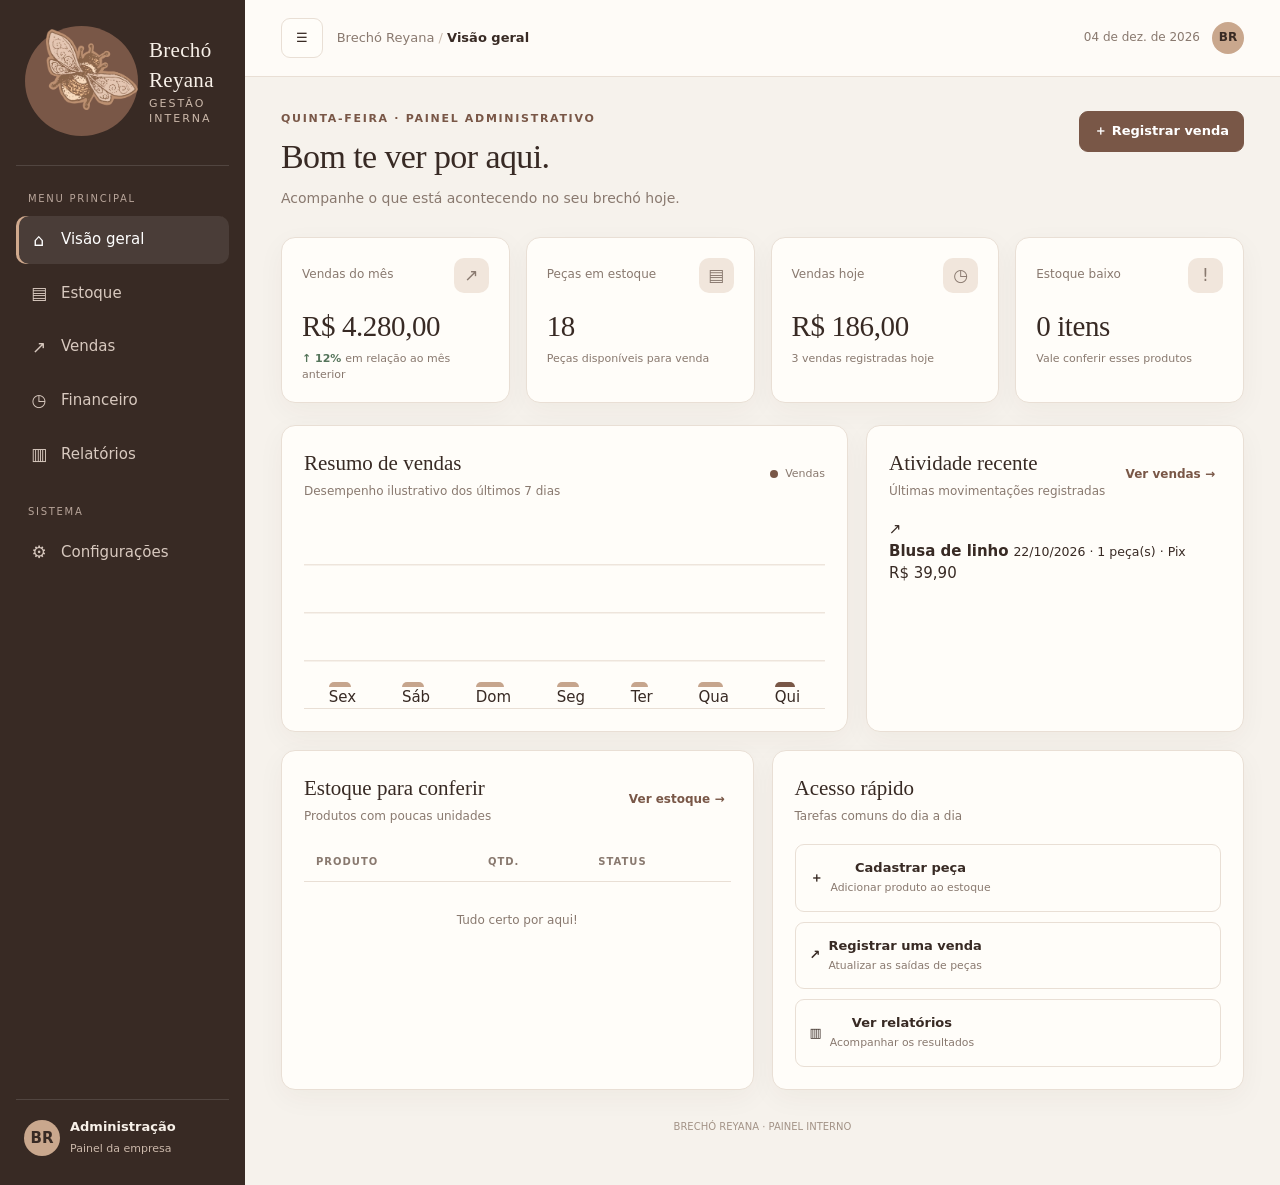
<file: brecho_reyana/index.html>
<!DOCTYPE html>
<html lang="pt-BR">
 <head>
  <meta charset="utf-8"/>
  <meta content="width=device-width, initial-scale=1.0" name="viewport"/>
  <title>
   Brech&oacute; Reyana | Painel interno
  </title>
  <link href="style.css" rel="stylesheet"/>
 </head>
 <body>
  <div class="app">
   <aside class="menu-lateral" id="sidebar">

    <div class="brand">
        <div class="logo-abelha">
        <div class="fundo-abelha">
     <div class="logo-letra">
      <img src="images/Reyana-logo.png" alt="logo-reyana">
    </div>
    </div>
     </div>

     <div>
      <div class="nome-loja">
       Brech&oacute; Reyana
      </div>

      <small>
       Gest&atilde;o interna
      </small>
     </div>
    </div>

    <div class="titulo-menu">
     Menu principal
    </div>

    <nav class="nav">
     <button class="active" data-page="dashboard">
      <span class="ico">
       ⌂
      </span>
      Vis&atilde;o geral
     </button>

     <button data-page="estoque">
      <span class="ico">
       ▤
      </span>
      Estoque
     </button>

     <button data-page="vendas">
      <span class="ico">
       &nearrow;
      </span>
      Vendas
     </button>

     <button data-page="financeiro">
      <span class="ico">
       ◷
      </span>
      Financeiro
     </button>

     <button data-page="relatorios">
      <span class="ico">
       ▥
      </span>
      Relat&oacute;rios
     </button>
    </nav>

    <div class="titulo-menu">
     Sistema
    </div>

    <nav class="nav">
     <button data-page="configuracoes">
      <span class="ico">
       ⚙
      </span>
      Configura&ccedil;&otilde;es
     </button>
    </nav>

    <div class="usuario-menu">
     <div class="foto-usuario">
      BR
     </div>
     <div>
      <strong>
       Administra&ccedil;&atilde;o
      </strong>
      <small>
       Painel da empresa
      </small>
     </div>
    </div>
   </aside>

   <main class="main">
    <header class="barra-superior">
     <div style="display:flex;align-items:center;gap:14px">
      <button aria-label="Abrir menu" class="btn botao-menu" id="menuBtn">
       ☰
      </button>
      <div class="caminho-pagina">
       Brech&oacute; Reyana
       <span style="color:#c8b9ac">
        /
       </span>
       <strong id="breadcrumb">
        Vis&atilde;o geral
       </strong>
      </div>
     </div>

     <div class="acoes-topo">
      <span class="date" id="today">
      </span>
      <div class="foto-usuario" style="width:32px;height:32px;font-size:12px">
       BR
      </div>
     </div>
    </header>
    <div class="content">
     <section class="page" id="dashboardPage">
      <div class="cabecalho-pagina">
       <div>
        <div class="subtitulo">
         Quinta-feira &middot; painel administrativo
        </div>
        <h1>
         Bom te ver por aqui.
        </h1>
        <p>
         Acompanhe o que est&aacute; acontecendo no seu brech&oacute; hoje.
        </p>
       </div>
       <button class="btn primary" id="quickSale">
        ＋ Registrar venda
       </button>
      </div>
      <div class="resumos">
       <div class="stat">
        <div class="resumo-topo">
         <span>
          Vendas do m&ecirc;s
         </span>
         <span class="resumo-icone">
          &nearrow;
         </span>
        </div>
        <div class="resumo-valor" id="monthSales">
         R$ 4.280,00
        </div>
        <div class="resumo-rodape">
         <span class="positivo">
          &uarr; 12%
         </span>
         em rela&ccedil;&atilde;o ao m&ecirc;s anterior
        </div>
       </div>
       <div class="stat">
        <div class="resumo-topo">
         <span>
          Pe&ccedil;as em estoque
         </span>
         <span class="resumo-icone">
          ▤
         </span>
        </div>
        <div class="resumo-valor" id="stockCount">
         248
        </div>
        <div class="resumo-rodape">
         Pe&ccedil;as dispon&iacute;veis para venda
        </div>
       </div>
       <div class="stat">
        <div class="resumo-topo">
         <span>
          Vendas hoje
         </span>
         <span class="resumo-icone">
          ◷
         </span>
        </div>
        <div class="resumo-valor" id="todaySales">
         R$ 186,00
        </div>
        <div class="resumo-rodape">
         3 vendas registradas hoje
        </div>
       </div>
       <div class="stat">
        <div class="resumo-topo">
         <span>
          Estoque baixo
         </span>
         <span class="resumo-icone">
          !
         </span>
        </div>
        <div class="resumo-valor" id="lowCount">
         5 itens
        </div>
        <div class="resumo-rodape">
         Vale conferir esses produtos
        </div>
       </div>
      </div>
      <div class="paineis">
       <div class="panel">
        <div class="cabecalho-bloco">
         <div>
          <h2>
           Resumo de vendas
          </h2>
          <div class="descricao-bloco">
           Desempenho ilustrativo dos &uacute;ltimos 7 dias
          </div>
         </div>
         <span class="legend">
          <i class="ponto-legenda">
          </i>
          Vendas
         </span>
        </div>
        <div class="chart" id="salesChart">
        </div>
       </div>
       <div class="panel">
        <div class="cabecalho-bloco">
         <div>
          <h2>
           Atividade recente
          </h2>
          <div class="descricao-bloco">
           &Uacute;ltimas movimenta&ccedil;&otilde;es registradas
          </div>
         </div>
         <button class="link-texto" data-goto="vendas">
          Ver vendas &rarr;
         </button>
        </div>
        <div class="activity" id="activityList">
        </div>
       </div>
      </div>
      <div class="grade-inferior">
       <div class="panel">
        <div class="cabecalho-bloco">
         <div>
          <h2>
           Estoque para conferir
          </h2>
          <div class="descricao-bloco">
           Produtos com poucas unidades
          </div>
         </div>
         <button class="link-texto" data-goto="estoque">
          Ver estoque &rarr;
         </button>
        </div>
        <div class="tabela-container">
         <table>
          <thead>
           <tr>
            <th>
             Produto
            </th>
            <th>
             Qtd.
            </th>
            <th>
             Status
            </th>
           </tr>
          </thead>
          <tbody id="lowStockTable">
          </tbody>
         </table>
        </div>
       </div>
       <div class="panel">
        <div class="cabecalho-bloco">
         <div>
          <h2>
           Acesso r&aacute;pido
          </h2>
          <div class="descricao-bloco">
           Tarefas comuns do dia a dia
          </div>
         </div>
        </div>
        <div style="display:grid;gap:10px">
         <button class="btn" data-goto="estoque" style="justify-content:flex-start;padding:14px">
          ＋
          <span>
           <b>
            Cadastrar pe&ccedil;a
           </b>
           <br/>
           <small style="color:var(--muted);font-weight:400">
            Adicionar produto ao estoque
           </small>
          </span>
         </button>
         <button class="btn" data-goto="vendas" style="justify-content:flex-start;padding:14px">
          &nearrow;
          <span>
           <b>
            Registrar uma venda
           </b>
           <br/>
           <small style="color:var(--muted);font-weight:400">
            Atualizar as sa&iacute;das de pe&ccedil;as
           </small>
          </span>
         </button>
         <button class="btn" data-goto="relatorios" style="justify-content:flex-start;padding:14px">
          ▥
          <span>
           <b>
            Ver relat&oacute;rios
           </b>
           <br/>
           <small style="color:var(--muted);font-weight:400">
            Acompanhar os resultados
           </small>
          </span>
         </button>
        </div>
       </div>
      </div>
     </section>
     <section class="page hidden" id="estoquePage">
      <div class="cabecalho-pagina">
       <div>
        <div class="subtitulo">
         Produtos
        </div>
        <h1>
         Controle de estoque
        </h1>
        <p>
         Cadastre pe&ccedil;as e acompanhe o que est&aacute; dispon&iacute;vel.
        </p>
       </div>
       <button class="btn primary" id="addProduct">
        ＋ Cadastrar pe&ccedil;a
       </button>
      </div>
      <div class="resumos-pequenos">
       <div class="resumo-pequeno">
        <span>
         Total de pe&ccedil;as
        </span>
        <strong id="inventoryTotal">
         248
        </strong>
       </div>
       <div class="resumo-pequeno">
        <span>
         Produtos cadastrados
        </span>
        <strong id="productTotal">
         8
        </strong>
       </div>
       <div class="resumo-pequeno">
        <span>
         Precisam de reposi&ccedil;&atilde;o
        </span>
        <strong id="inventoryLow">
         5
        </strong>
       </div>
      </div>
      <div class="panel">
       <div class="linha-busca">
        <div class="search">
         <input aria-label="Buscar produto" id="productSearch" placeholder="Buscar por nome ou c&oacute;digo..."/>
        </div>
        <select class="select" id="categoryFilter">
         <option value="">
          Todas as categorias
         </option>
         <option>
          Blusas
         </option>
         <option>
          Cal&ccedil;as
         </option>
         <option>
          Vestidos
         </option>
         <option>
          Casacos
         </option>
         <option>
          Cal&ccedil;ados
         </option>
         <option>
          Acess&oacute;rios
         </option>
        </select>
        <select class="select" id="stockFilter">
         <option value="">
          Todos os status
         </option>
         <option value="low">
          Estoque baixo
         </option>
         <option value="ok">
          Dispon&iacute;vel
         </option>
        </select>
       </div>
       <div class="tabela-container">
        <table>
         <thead>
          <tr>
           <th>
            Produto
           </th>
           <th>
            Categoria
           </th>
           <th>
            Tamanho
           </th>
           <th>
            Pre&ccedil;o
           </th>
           <th>
            Quantidade
           </th>
           <th>
            Status
           </th>
           <th>
            A&ccedil;&atilde;o
           </th>
          </tr>
         </thead>
         <tbody id="inventoryTable">
         </tbody>
        </table>
       </div>
      </div>
     </section>
     <section class="page hidden" id="vendasPage">
      <div class="cabecalho-pagina">
       <div>
        <div class="subtitulo">
         Movimenta&ccedil;&otilde;es
        </div>
        <h1>
         Vendas
        </h1>
        <p>
         Registre as vendas realizadas e mantenha o estoque atualizado.
        </p>
       </div>
       <button class="btn primary" id="addSale">
        ＋ Registrar venda
       </button>
      </div>
      <div class="aviso-secao">
       Os registros abaixo s&atilde;o exemplos para demonstrar o funcionamento do prot&oacute;tipo. Substitua-os pelos dados reais da empresa quando integrar um banco de dados.
      </div>
      <div class="resumos">
       <div class="stat">
        <div class="resumo-topo">
         Vendas registradas
        </div>
        <div class="resumo-valor" id="salesQty">
         12
        </div>
        <div class="resumo-rodape">
         Neste prot&oacute;tipo
        </div>
       </div>
       <div class="stat">
        <div class="resumo-topo">
         Total vendido
        </div>
        <div class="resumo-valor" id="salesSum">
         R$ 1.248,00
        </div>
        <div class="resumo-rodape">
         Soma dos registros de exemplo
        </div>
       </div>
      </div>
      <div class="panel">
       <div class="linha-busca">
        <div class="search">
         <input id="saleSearch" placeholder="Buscar venda por produto..."/>
        </div>
       </div>
       <div class="tabela-container">
        <table>
         <thead>
          <tr>
           <th>
            Data
           </th>
           <th>
            Produto
           </th>
           <th>
            Quantidade
           </th>
           <th>
            Pagamento
           </th>
           <th>
            Total
           </th>
          </tr>
         </thead>
         <tbody id="salesTable">
         </tbody>
        </table>
       </div>
      </div>
     </section>
     <section class="page hidden" id="financeiroPage">
      <div class="cabecalho-pagina">
       <div>
        <div class="subtitulo">
         Entradas e sa&iacute;das
        </div>
        <h1>
         Financeiro
        </h1>
        <p>
         Uma vis&atilde;o simples do movimento financeiro da empresa.
        </p>
       </div>
       <button class="btn primary" id="addExpense">
        ＋ Registrar despesa
       </button>
      </div>
      <div class="resumos">
       <div class="stat">
        <div class="resumo-topo">
         Entradas
        </div>
        <div class="resumo-valor" id="finIncome">
         R$ 4.280,00
        </div>
        <div class="resumo-rodape">
         Vendas do m&ecirc;s (exemplo)
        </div>
       </div>
       <div class="stat">
        <div class="resumo-topo">
         Despesas
        </div>
        <div class="resumo-valor" id="finExpenses">
         R$ 1.150,00
        </div>
        <div class="resumo-rodape">
         Despesas de exemplo
        </div>
       </div>
       <div class="stat">
        <div class="resumo-topo">
         Saldo estimado
        </div>
        <div class="resumo-valor" id="finBalance">
         R$ 3.130,00
        </div>
        <div class="resumo-rodape">
         Entradas menos despesas
        </div>
       </div>
      </div>
      <div class="panel">
       <div class="cabecalho-bloco">
        <div>
         <h2>
          Despesas recentes
         </h2>
         <div class="descricao-bloco">
          Registros adicionados nesta sess&atilde;o
         </div>
        </div>
       </div>
       <div class="tabela-container">
        <table>
         <thead>
          <tr>
           <th>
            Descri&ccedil;&atilde;o
           </th>
           <th>
            Categoria
           </th>
           <th>
            Data
           </th>
           <th>
            Valor
           </th>
          </tr>
         </thead>
         <tbody id="expensesTable">
         </tbody>
        </table>
       </div>
      </div>
     </section>
     <section class="page hidden" id="relatoriosPage">
      <div class="cabecalho-pagina">
       <div>
        <div class="subtitulo">
         Acompanhamento
        </div>
        <h1>
         Relat&oacute;rios
        </h1>
        <p>
         Indicadores para ajudar nas decis&otilde;es do dia a dia.
        </p>
       </div>
       <button class="btn" id="exportCsv">
        ⇩ Exportar estoque CSV
       </button>
      </div>
      <div class="resumos">
       <div class="stat">
        <div class="resumo-topo">
         Pe&ccedil;as cadastradas
        </div>
        <div class="resumo-valor" id="reportProducts">
         8
        </div>
        <div class="resumo-rodape">
         Tipos de produto no cat&aacute;logo
        </div>
       </div>
       <div class="stat">
        <div class="resumo-topo">
         Pe&ccedil;as dispon&iacute;veis
        </div>
        <div class="resumo-valor" id="reportStock">
         248
        </div>
        <div class="resumo-rodape">
         Soma das quantidades em estoque
        </div>
       </div>
       <div class="stat">
        <div class="resumo-topo">
         Itens com estoque baixo
        </div>
        <div class="resumo-valor" id="reportLow">
         5
        </div>
        <div class="resumo-rodape">
         Quantidade igual ou menor que 3
        </div>
       </div>
       <div class="stat">
        <div class="resumo-topo">
         Valor do estoque
        </div>
        <div class="resumo-valor" id="reportValue">
         R$ 0,00
        </div>
        <div class="resumo-rodape">
         Estimativa pelo pre&ccedil;o de venda
        </div>
       </div>
      </div>
      <div class="panel">
       <div class="cabecalho-bloco">
        <div>
         <h2>
          Distribui&ccedil;&atilde;o por categoria
         </h2>
         <div class="descricao-bloco">
          Quantidade de pe&ccedil;as cadastradas em cada categoria
         </div>
        </div>
       </div>
       <div id="categoryReport" style="display:grid;gap:17px">
       </div>
      </div>
     </section>
     <section class="page hidden" id="configuracoesPage">
      <div class="cabecalho-pagina">
       <div>
        <div class="subtitulo">
         Prefer&ecirc;ncias
        </div>
        <h1>
         Configura&ccedil;&otilde;es
        </h1>
        <p>
         Informa&ccedil;&otilde;es b&aacute;sicas do painel interno.
        </p>
       </div>
      </div>
      <div class="panel" style="max-width:650px">
       <h2>
        Dados da empresa
       </h2>
       <p class="descricao-bloco" style="margin-bottom:22px">
        Personalize as informa&ccedil;&otilde;es exibidas no painel.
       </p>
       <form class="form-grid" id="settingsForm">
        <div class="field full">
         <label for="companyName">
          Nome da empresa
         </label>
         <input id="companyName" required="" value="Brech&oacute; Reyana"/>
        </div>
        <div class="field">
         <label for="currency">
          Moeda
         </label>
         <select id="currency">
          <option>
           Real brasileiro (BRL)
          </option>
         </select>
        </div>
        <div class="field">
         <label for="theme">
          Tema
         </label>
         <select id="theme">
          <option>
           Bege e marrom
          </option>
         </select>
        </div>
        <div class="field full">
         <button class="btn primary" style="justify-content:center" type="submit">
          Salvar prefer&ecirc;ncias
         </button>
        </div>
       </form>
      </div>
     </section>
     <div class="rodape">
      BRECH&Oacute; REYANA &middot; PAINEL INTERNO
     </div>
    </div>
   </main>
  </div>
  <div class="fundo-modal hidden" id="modalBackdrop">
   <div aria-labelledby="modalTitle" aria-modal="true" class="modal" role="dialog">
    <h2 id="modalTitle">
     Cadastrar pe&ccedil;a
    </h2>
    <p id="modalDescription">
     Preencha as informa&ccedil;&otilde;es do produto.
    </p>
    <form id="modalForm">
     <div class="form-grid" id="modalFields">
     </div>
     <div class="acoes-modal">
      <button class="btn" id="cancelModal" type="button">
       Cancelar
      </button>
      <button class="btn primary" id="submitModal" type="submit">
       Salvar
      </button>
     </div>
    </form>
   </div>
  </div>
  <script src="script.js">
  </script>
 </body>
</html>
</file>
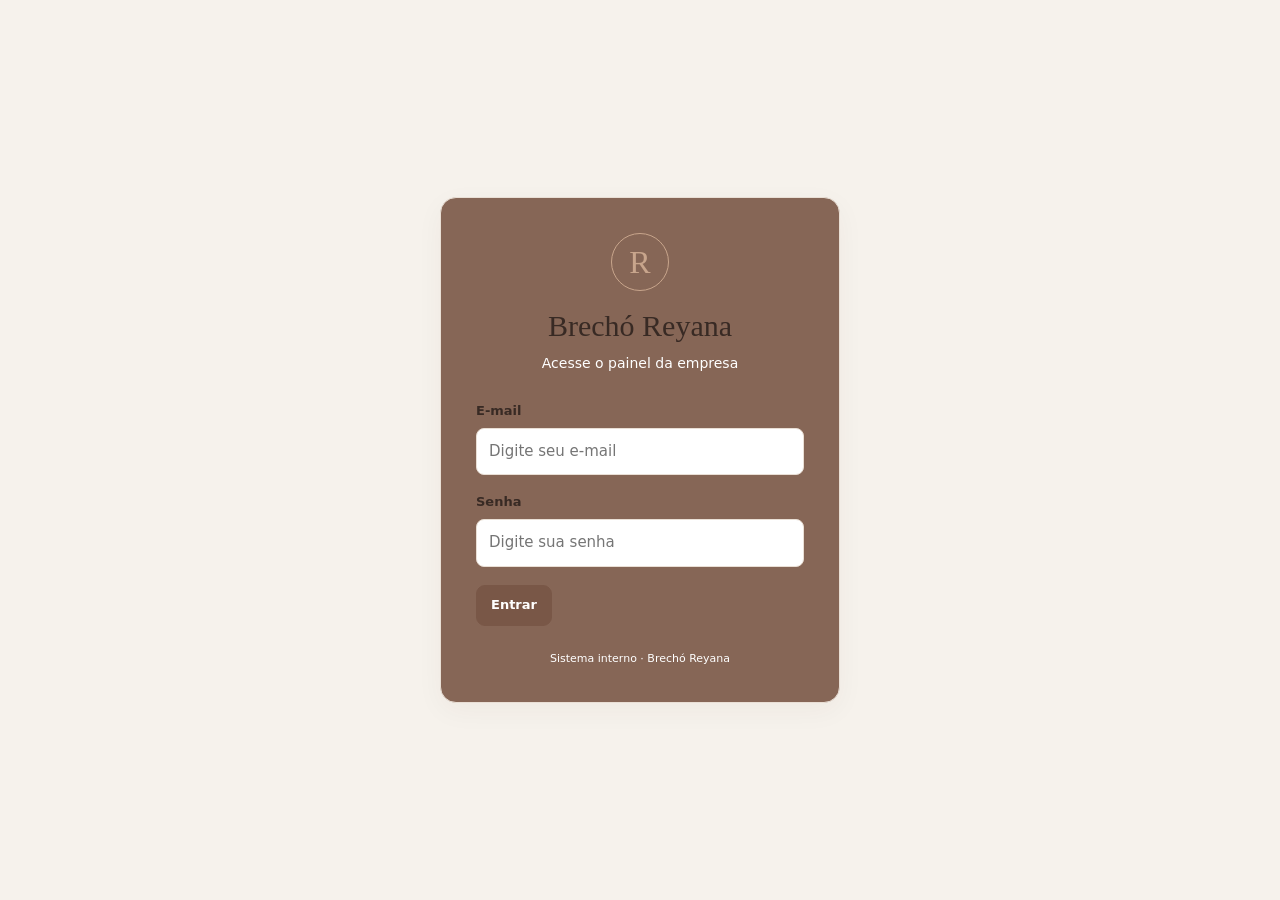
<file: brecho_reyana/login.html>
<!DOCTYPE html>
<html lang="pt-BR">
<head>
    <meta charset="UTF-8">
    <meta name="viewport" content="width=device-width, initial-scale=1.0">
    <title>Login | Brechó Reyana</title>
    <link rel="stylesheet" href="style.css">
</head>
<body class="pagina-login">

    <div class="login-container">
        <div class="logo-login">R</div>

        <h1>Brechó Reyana</h1>
        <p class="subtitulo-login">Acesse o painel da empresa</p>

        <form id="formLogin">
            <div class="campo-login">
                <label for="email">E-mail</label>
                <input
                    type="email"
                    id="email"
                    placeholder="Digite seu e-mail"
                    required
                >
            </div>

            <div class="campo-login">
                <label for="senha">Senha</label>
                <input
                    type="password"
                    id="senha"
                    placeholder="Digite sua senha"
                    required
                >
            </div>

            <p id="mensagemErro"></p>

<button class="btn primary" onclick="window.location.href='index.html'">
    Entrar
</button>

        </form>

        <p class="texto-rodape">Sistema interno · Brechó Reyana</p>
    </div>

</body>
</html>
</file>
<file: brecho_reyana/style.css>
/* 1. Variáveis e configurações gerais */
:root {
    --bg:#f6f2ec;
    --paper:#fffdf9;
    --ink:#382a24;
    --muted:#89796f;
    --line:#e9dfd5;
    --brown:#795747;
    --brown2:#5d4033;
    --accent:#c8a58c;
    --green:#55745a;
    --red:#a75c50;
    --shadow:0 8px 28px #4a30200b;
}
* {
    box-sizing:border-box;
}
body {
    margin:0;
    background:var(--bg);
    color:var(--ink);
    font:15px/1.45 Inter,ui-sans-serif,system-ui,-apple-system,BlinkMacSystemFont,"Segoe UI",sans-serif;
}
button,input,select {
    font:inherit;
}
button {
    cursor:pointer;
}
/* 2. Estrutura principal e menu lateral */
.app {
    display:flex;
    min-height:100vh;
}
.menu-lateral {
    width:245px;
    background:#382a24;
    color:#f8f1e9;
    padding:26px 16px;
    display:flex;
    flex-direction:column;
    flex-shrink:0;
}
.brand {
    display:flex;
    align-items:center;
    gap:11px;
    padding:0 9px 29px;
    border-bottom:1px solid #ffffff20;
}
.logo-letra {
    width:43px;
    height:90px;
}
.logo-abelha{
    background-color: #795747;
    padding: 35px;
    display: flex;
    align-items: center;
    gap: 15px;
    height: 110px;
    border-radius: 50%;
}

.fundo-abelha .logo-abelha{
border-radius: 50%;
display: flex;
align-items: center;
justify-content: center;
overflow: hidden;
}
.fundo-abelha img {
    width: 92px;
    height: auto;
    object-fit: contain;
    flex-shrink: 0;
    display: block;
    align-items: center;
    justify-content: center;
    margin: -14px;
}
.nome-loja {
    font-family:Georgia,serif;
    font-size:21px;
    letter-spacing:.3px;
    margin: 0px;
}
.brand small {
    display:block;
    color:#cbb8aa;
    font-size:11px;
    letter-spacing:2px;
    text-transform:uppercase;
}
.titulo-menu {
    color:#b8a59a;
    font-size:10px;
    text-transform:uppercase;
    letter-spacing:1.7px;
    padding:26px 12px 9px;
}
.nav {
    display:grid;
    gap:5px;
}
.nav button {
    border:0;
    background:transparent;
    color:#d8c9bf;
    text-align:left;
    padding:12px 13px;
    border-radius:10px;
    display:flex;
    align-items:center;
    gap:12px;
    transition:.2s;
}
.nav button:hover,.nav button.active {
    background:#ffffff17;
    color:#fff;
}
.nav button.active {
    box-shadow:inset 3px 0 #d0a98d;
}
.nav .ico {
    width:20px;
    text-align:center;
    font-size:17px;
}
.usuario-menu {
    margin-top:auto;
    border-top:1px solid #ffffff20;
    padding:18px 8px 0;
    display:flex;
    gap:10px;
    align-items:center;
}
.foto-usuario {
    width:36px;
    height:36px;
    border-radius:50%;
    background:#c9a78d;
    color:#382a24;
    display:grid;
    place-items:center;
    font-weight:700;
}
.usuario-menu strong {
    display:block;
    font-size:13px;
}
.usuario-menu small {
    color:#cbb8aa;
    font-size:11px;
}
/* 3. Barra superior e conteúdo */
.main {
    min-width:0;
    flex:1;
}
.barra-superior {
    height:77px;
    background:#fffdf9d9;
    border-bottom:1px solid var(--line);
    display:flex;
    align-items:center;
    justify-content:space-between;
    padding:0 36px;
    gap:20px;
}
.caminho-pagina {
    font-size:13px;
    color:var(--muted);
}
.caminho-pagina strong {
    color:var(--ink);
    font-weight:600;
}
.acoes-topo {
    display:flex;
    align-items:center;
    gap:12px;
}
.date {
    font-size:12px;
    color:var(--muted);
}
.botao-menu {
    display:none;
}
.content {
    max-width:1450px;
    margin:auto;
    padding:34px 36px 50px;
}
.cabecalho-pagina {
    display:flex;
    justify-content:space-between;
    align-items:flex-start;
    gap:18px;
    margin-bottom:28px;
}
.subtitulo {
    font-size:11px;
    letter-spacing:1.7px;
    text-transform:uppercase;
    color:var(--brown);
    font-weight:700;
}
.cabecalho-pagina h1 {
    font-family:Georgia,serif;
    font-weight:500;
    font-size:34px;
    letter-spacing:-.6px;
    margin:5px 0 7px;
}
.cabecalho-pagina p {
    margin:0;
    color:var(--muted);
    font-size:14px;
}
/* 4. Botões */
.btn {
    border:1px solid var(--line);
    background:var(--paper);
    color:var(--ink);
    border-radius:9px;
    padding:10px 14px;
    font-size:13px;
    font-weight:650;
    display:inline-flex;
    align-items:center;
    gap:8px;
}
.btn.primary {
    background:var(--brown);
    color:white;
    border-color:var(--brown);
}
.btn.primary:hover {
    background:var(--brown2);
}
.btn:hover {
    filter:brightness(.98);
}
/* 5. Cards de resumo e painéis */
.resumos {
    display:grid;
    grid-template-columns:repeat(4,minmax(0,1fr));
    gap:16px;
    margin-bottom:22px;
}
.stat,.panel {
    background:var(--paper);
    border:1px solid var(--line);
    border-radius:14px;
    box-shadow:var(--shadow);
}
.stat {
    padding:20px;
}
.resumo-topo {
    display:flex;
    justify-content:space-between;
    align-items:center;
    color:var(--muted);
    font-size:12px;
}
.resumo-icone {
    width:35px;
    height:35px;
    border-radius:10px;
    background:#f1e6dc;
    display:grid;
    place-items:center;
    font-size:17px;
}
.resumo-valor {
    font-family:Georgia,serif;
    font-size:29px;
    margin:12px 0 4px;
    letter-spacing:-.4px;
}
.resumo-rodape {
    font-size:11px;
    color:var(--muted);
}
.positivo {
    color:var(--green);
    font-weight:700;
}
.paineis {
    display:grid;
    grid-template-columns:minmax(0,1.5fr) minmax(270px,1fr);
    gap:18px;
}
.panel {
    padding:22px;
    min-width:0;
}
.cabecalho-bloco {
    display:flex;
    justify-content:space-between;
    align-items:center;
    gap:12px;
    margin-bottom:19px;
}
.panel h2 {
    font-family:Georgia,serif;
    font-weight:500;
    font-size:21px;
    margin:0;
}
.descricao-bloco {
    font-size:12px;
    color:var(--muted);
    margin-top:4px;
}
.link-texto {
    border:0;
    background:none;
    color:var(--brown);
    font-weight:700;
    font-size:12px;
}
/* 6. Gráfico e atividades */
.chart {
    height:190px;
    display:flex;
    align-items:flex-end;
    justify-content:space-around;
    gap:12px;
    padding:10px 8px 0;
    border-bottom:1px solid var(--line);
    background:repeating-linear-gradient(to top,transparent 0,transparent 46px,#eee5dc 47px,#eee5dc 48px);
}
.coluna-grafico {
    height:100%;
    display:flex;
    flex-direction:column;
    justify-content:flex-end;
    align-items:center;
    gap:8px;
    flex:1;
    min-width:0;
}
.bar {
    width:min(32px,80%);
    border-radius:6px 6px 0 0;
    background:#c6a58d;
    min-height:5px;
    transition:height .3s;
}
.bar.highlight {
    background:var(--brown);
}
.rotulo-grafico {
    font-size:11px;
    color:var(--muted);
    padding-bottom:9px;
}
.legend {
    display:flex;
    gap:7px;
    align-items:center;
    font-size:11px;
    color:var(--muted);
}
.ponto-legenda {
    width:8px;
    height:8px;
    border-radius:50%;
    background:var(--brown);
}
.activity {
    display:grid;
    gap:0;
}
.atividade {
    display:flex;
    gap:12px;
    align-items:center;
    padding:12px 0;
    border-bottom:1px solid #f0e8e0;
}
.atividade:last-child {
    border:0;
}
.atividade-icone {
    width:36px;
    height:36px;
    border-radius:10px;
    background:#f3e9df;
    display:grid;
    place-items:center;
}
.atividade-info {
    flex:1;
    min-width:0;
}
.atividade-info strong {
    display:block;
    font-size:12px;
    font-weight:650;
}
.atividade-info small {
    font-size:11px;
    color:var(--muted);
}
.atividade-valor {
    font-size:12px;
    font-weight:700;
    white-space:nowrap;
}
.grade-inferior {
    display:grid;
    grid-template-columns:1fr 1fr;
    gap:18px;
    margin-top:18px;
}
.tabela-container {
    overflow:auto;
}
/* 7. Tabelas */
table {
    border-collapse:collapse;
    width:100%;
    white-space:nowrap;
}
th {
    text-align:left;
    font-size:10px;
    text-transform:uppercase;
    letter-spacing:1px;
    color:var(--muted);
    font-weight:700;
    padding:11px 12px;
    border-bottom:1px solid var(--line);
}
td {
    padding:14px 12px;
    border-bottom:1px solid #f0e8e0;
    font-size:12px;
}
tbody tr:last-child td {
    border-bottom:0;
}
.nome-produto {
    font-weight:650;
}
.codigo-produto {
    font-size:10px;
    color:var(--muted);
    margin-top:3px;
}
.pill {
    display:inline-flex;
    padding:5px 8px;
    border-radius:20px;
    font-size:10px;
    font-weight:700;
    background:#edf1e9;
    color:#55745a;
}
.pill.low {
    background:#f7e8e1;
    color:#a75c50;
}
.pill.neutral {
    background:#f1e8df;
    color:#795747;
}
/* 8. Busca, filtros e estados */
.linha-busca {
    display:flex;
    gap:10px;
    margin-bottom:17px;
    flex-wrap:wrap;
}
.search {
    flex:1;
    min-width:190px;
    position:relative;
}
.search input {
    width:100%;
    padding:11px 13px;
    border:1px solid var(--line);
    border-radius:9px;
    background:var(--paper);
    outline:none;
}
.search input:focus,input:focus,select:focus {
    border-color:var(--accent);
    outline:2px solid #c8a58c2b;
}
.select {
    padding:10px;
    border:1px solid var(--line);
    border-radius:9px;
    background:var(--paper);
    color:var(--ink);
}
.hidden {
    display:none!important;
}
.empty {
    text-align:center;
    color:var(--muted);
    padding:30px;
}
/* 9. Modal, formulários e notificações */
.fundo-modal {
    position:fixed;
    inset:0;
    background:#21171177;
    display:grid;
    place-items:center;
    padding:20px;
    z-index:5;
}
.modal {
    background:var(--paper);
    width:min(480px,100%);
    border-radius:16px;
    padding:25px;
    box-shadow:0 20px 70px #0003;
}
.modal h2 {
    font:500 25px Georgia,serif;
    margin:0 0 5px;
}
.modal p {
    color:var(--muted);
    font-size:13px;
    margin:0 0 20px;
}
.form-grid {
    display:grid;
    grid-template-columns:1fr 1fr;
    gap:13px;
}
.field {
    display:grid;
    gap:6px;
}
.field.full {
    grid-column:1/-1;
}
.field label {
    font-size:11px;
    font-weight:700;
    color:var(--muted);
}
.field input,.field select {
    padding:11px;
    border:1px solid var(--line);
    border-radius:8px;
    background:white;
    width:100%;
    min-width:0;
}
.acoes-modal {
    display:flex;
    justify-content:flex-end;
    gap:8px;
    margin-top:22px;
}
.toast {
    position:fixed;
    right:24px;
    bottom:24px;
    background:#382a24;
    color:white;
    padding:13px 18px;
    border-radius:10px;
    box-shadow:var(--shadow);
    font-size:13px;
    z-index:10;
    animation:fade .25s;
}
@keyframes fade {
    from {
        opacity:0;
        transform:translateY(8px);
    }
    to {
        opacity:1;
        transform:translateY(0);
    }
}
/* 10. Avisos, resumos menores e rodapé */
.aviso-secao {
    padding:17px;
    border-radius:10px;
    background:#f5ede5;
    color:#735644;
    font-size:13px;
    margin-bottom:18px;
}
.resumos-pequenos {
    display:grid;
    grid-template-columns:repeat(3,1fr);
    gap:12px;
    margin-bottom:18px;
}
.resumo-pequeno {
    padding:16px;
    border:1px solid var(--line);
    border-radius:10px;
}
.resumo-pequeno span {
    display:block;
    color:var(--muted);
    font-size:11px;
}
.resumo-pequeno strong {
    display:block;
    font:24px Georgia,serif;
    margin-top:6px;
}
.rodape {
    text-align:center;
    color:#a39387;
    font-size:10px;
    margin-top:30px;
}
/* 11. Responsividade: tablets */
@media(max-width:1000px) {
    .resumos {
        grid-template-columns:repeat(2,minmax(0,1fr));
    }
    .paineis {
        grid-template-columns:1fr;
    }
    .content {
        padding:27px 22px;
    }
    .barra-superior {
        padding:0 22px;
    }
    .grade-inferior {
        grid-template-columns:1fr;
    }
}
/* 12. Responsividade: celulares */
@media(max-width:650px) {
    .menu-lateral {
        position:fixed;
        z-index:4;
        inset:0 auto 0 0;
        transform:translateX(-100%);
        transition:transform .25s;
        width:260px;
        box-shadow:10px 0 40px #0002;
    }
    .menu-lateral.open {
        transform:translateX(0);
    }
    .botao-menu {
        display:inline-flex;
    }
    .barra-superior {
        height:65px;
        padding:0 16px;
    }
    .content {
        padding:24px 15px 35px;
    }
    .cabecalho-pagina {
        flex-direction:column;
    }
    .cabecalho-pagina h1 {
        font-size:29px;
    }
    .resumos {
        gap:10px;
    }
    .stat {
        padding:15px;
    }
    .resumo-valor {
        font-size:25px;
    }
    .resumo-topo {
        font-size:11px;
    }
    .resumo-icone {
        width:30px;
        height:30px;
    }
    .date {
        display:none;
    }
    .panel {
        padding:16px;
    }
    .resumos-pequenos {
        grid-template-columns:1fr;
    }
    .form-grid {
        grid-template-columns:1fr;
    }
    .field.full {
        grid-column:auto;
    }
    .nome-loja {
        font-size:20px;
    }
}



.pagina-login {
    min-height: 100vh;
    display: flex;
    align-items: center;
    justify-content: center;
    padding: 20px;
    background: #f6f2ec;
}

.login-container {
    width: 100%;
    max-width: 400px;
    padding: 35px;
    background: #795545e4;
    border: 1px solid #e9dfd5;
    border-radius: 16px;
    box-shadow: 0 8px 28px #4a30200b;
}

.logo-login {
    width: 58px;
    height: 58px;
    margin: 0 auto 18px;
    display: flex;
    align-items: center;
    justify-content: center;
    border: 1px solid var(--accent);
    border-radius: 50%;
    color: var(--accent);
    font: 32px Georgia, serif;
}

.login-container h1 {
    margin: 0;
    text-align: center;
    color: #382a24;
    font: 30px Georgia, serif;
}

.subtitulo-login {
    margin: 10px 0 28px;
    text-align: center;
    color: white;
    font-size: 14px;
}

.campo-login {
    display: flex;
    flex-direction: column;
    gap: 7px;
    margin-bottom: 18px;
}

.campo-login label {
    color: #382a24;
    font-size: 13px;
    font-weight: 600;
}

.campo-login input {
    width: 100%;
    padding: 12px;
    border: 1px solid #e9dfd5;
    border-radius: 8px;
    background: white;
    outline: none;
}

.campo-login input:focus {
    border-color: #795747;
}

.botao-login {
    width: 100%;
    padding: 13px;
    margin-top: 8px;
    border: none;
    border-radius: 8px;
    background: var(--accent);
    color: white;
    font-weight: 600;
    cursor: pointer;
}

.botao-login:hover {
    background: var(--accent);
}

#mensagemErro {
    color: #a75c50;
    font-size: 13px;
}

.texto-rodape {
    margin: 25px 0 0;
    text-align: center;
    color: white;
    font-size: 11px;
}
</file>
